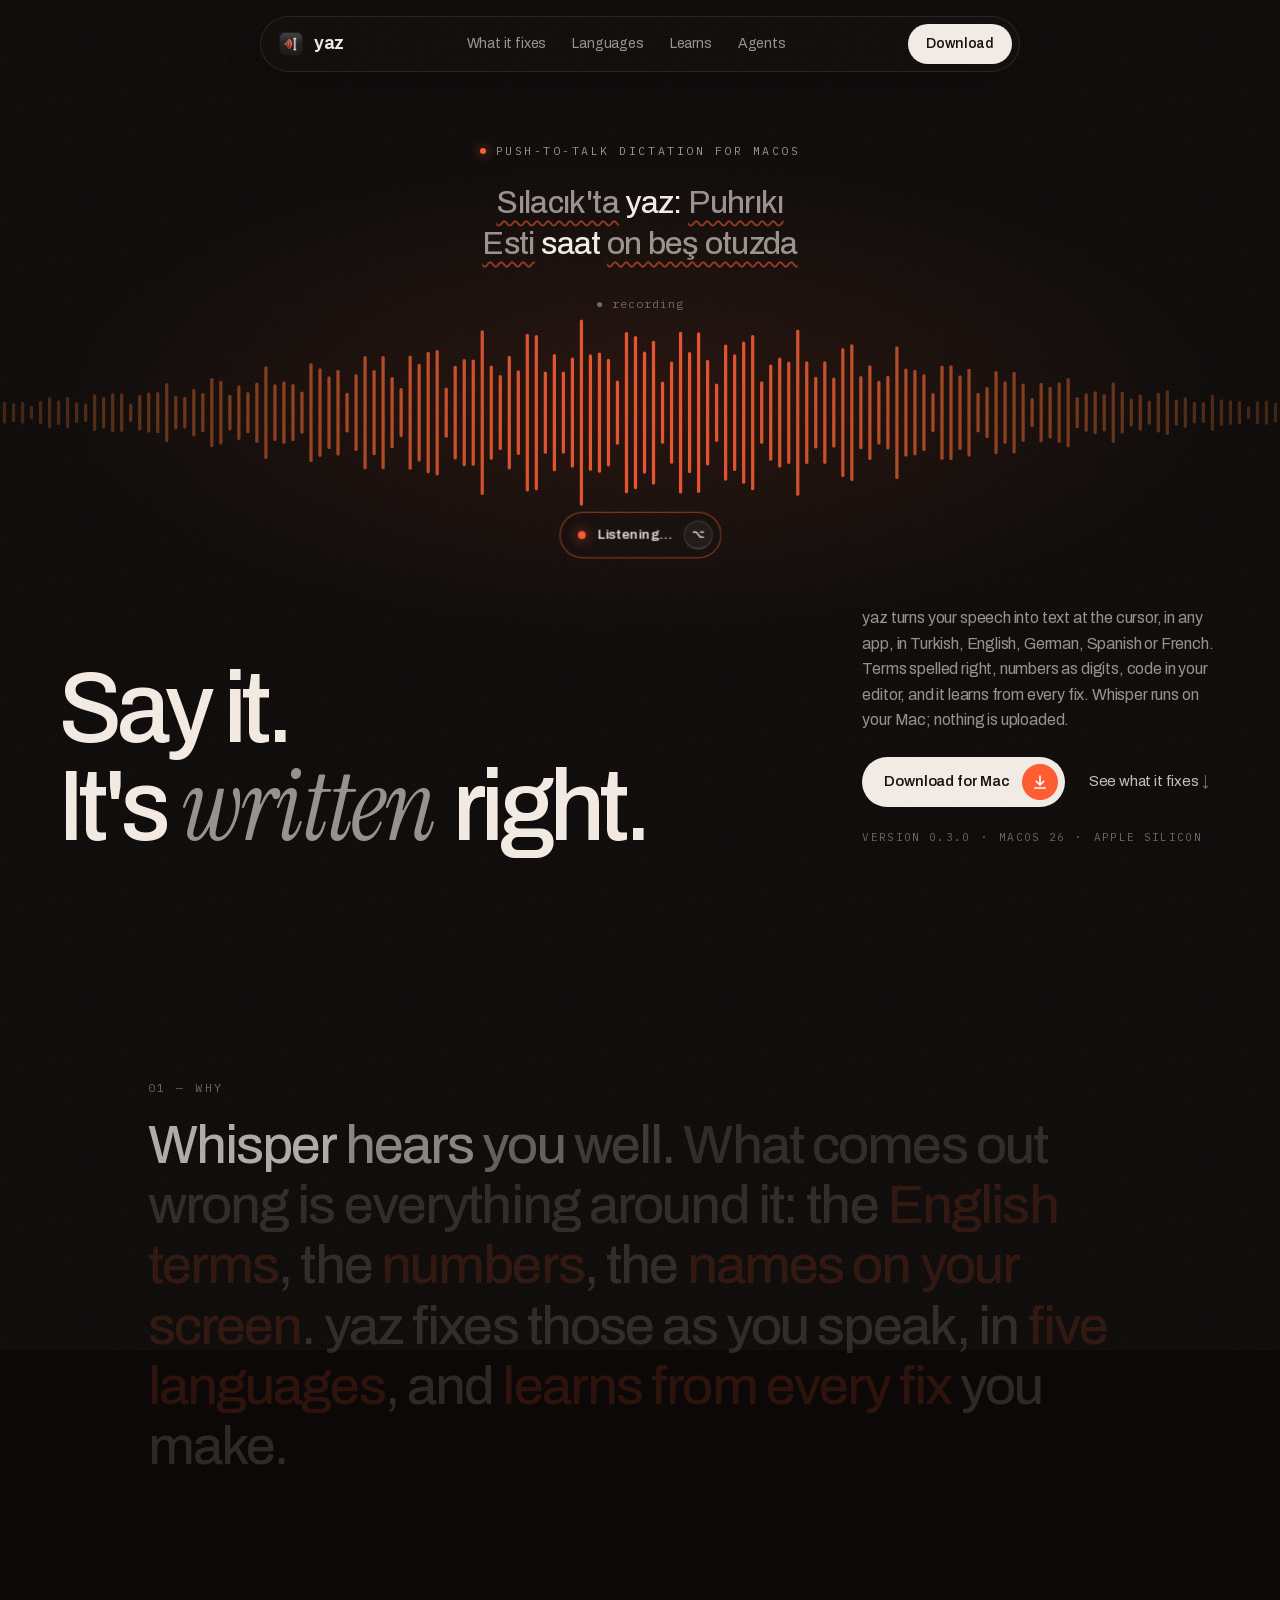
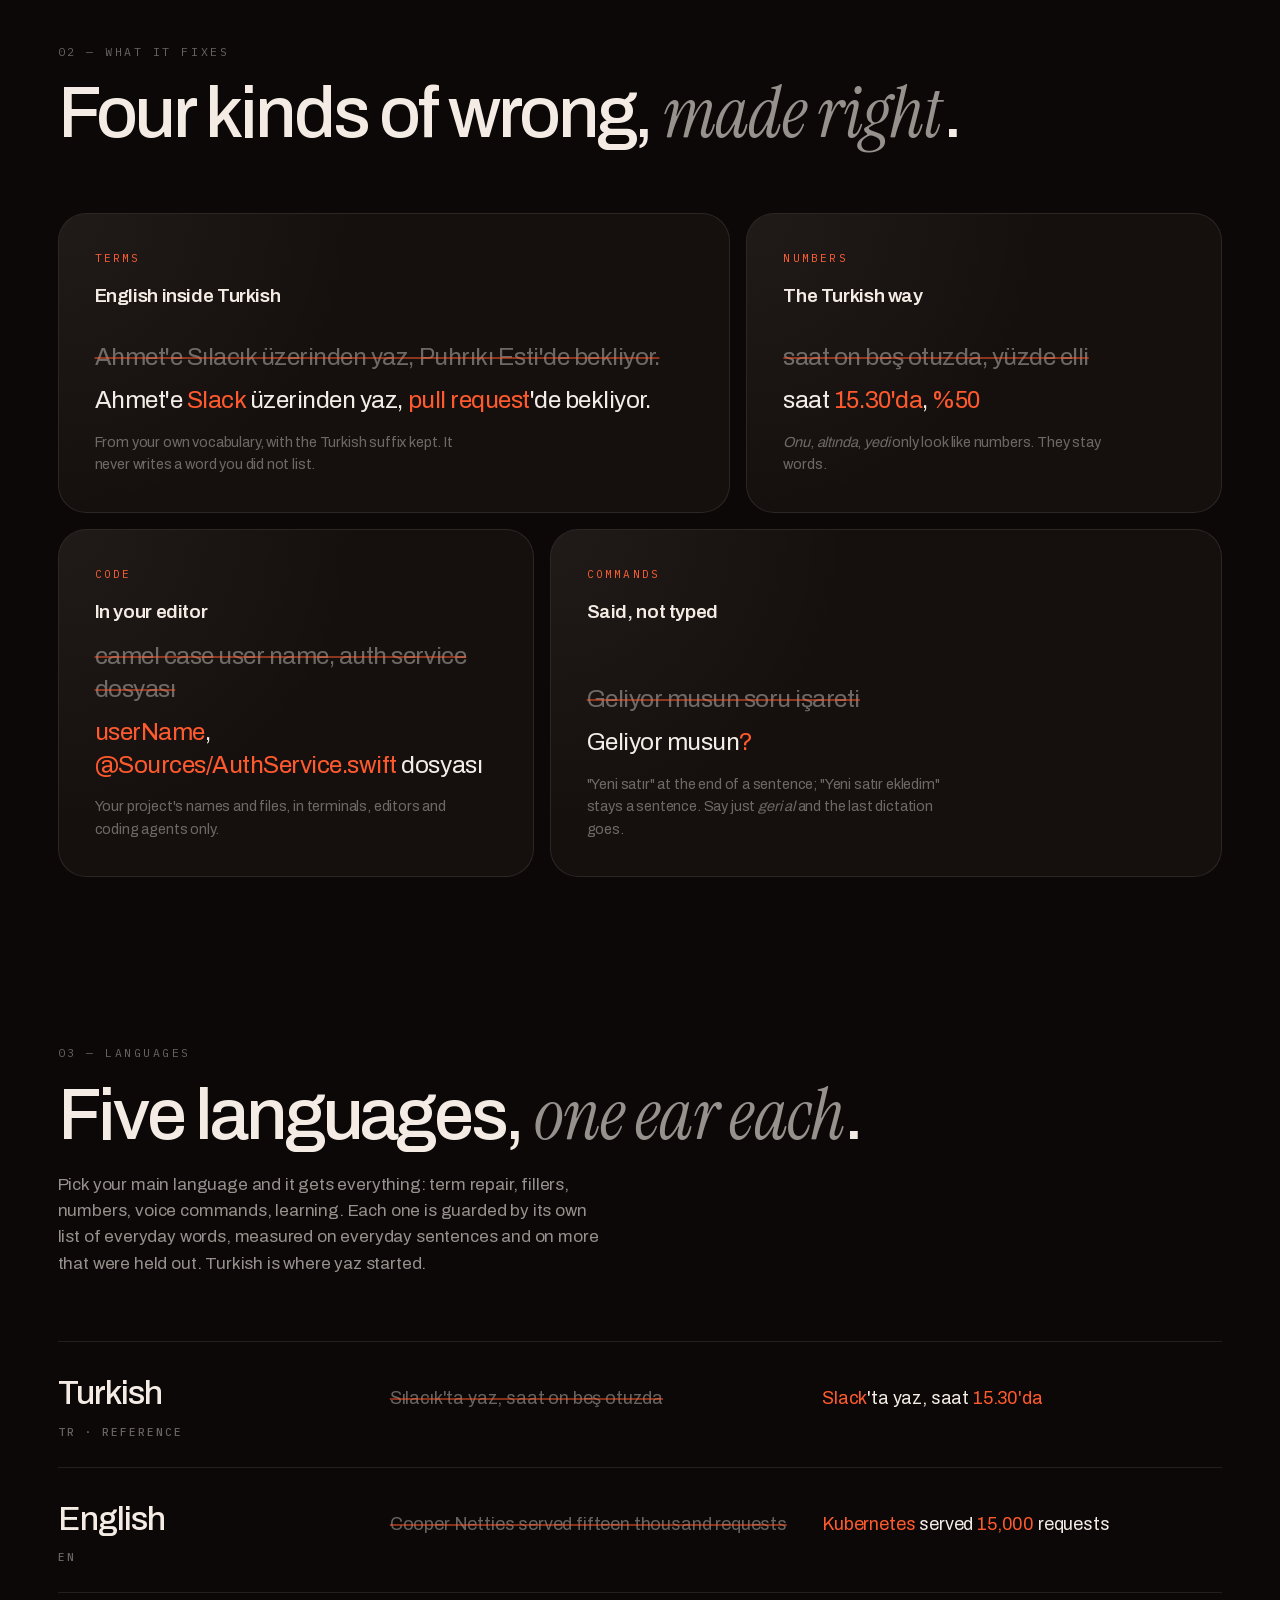
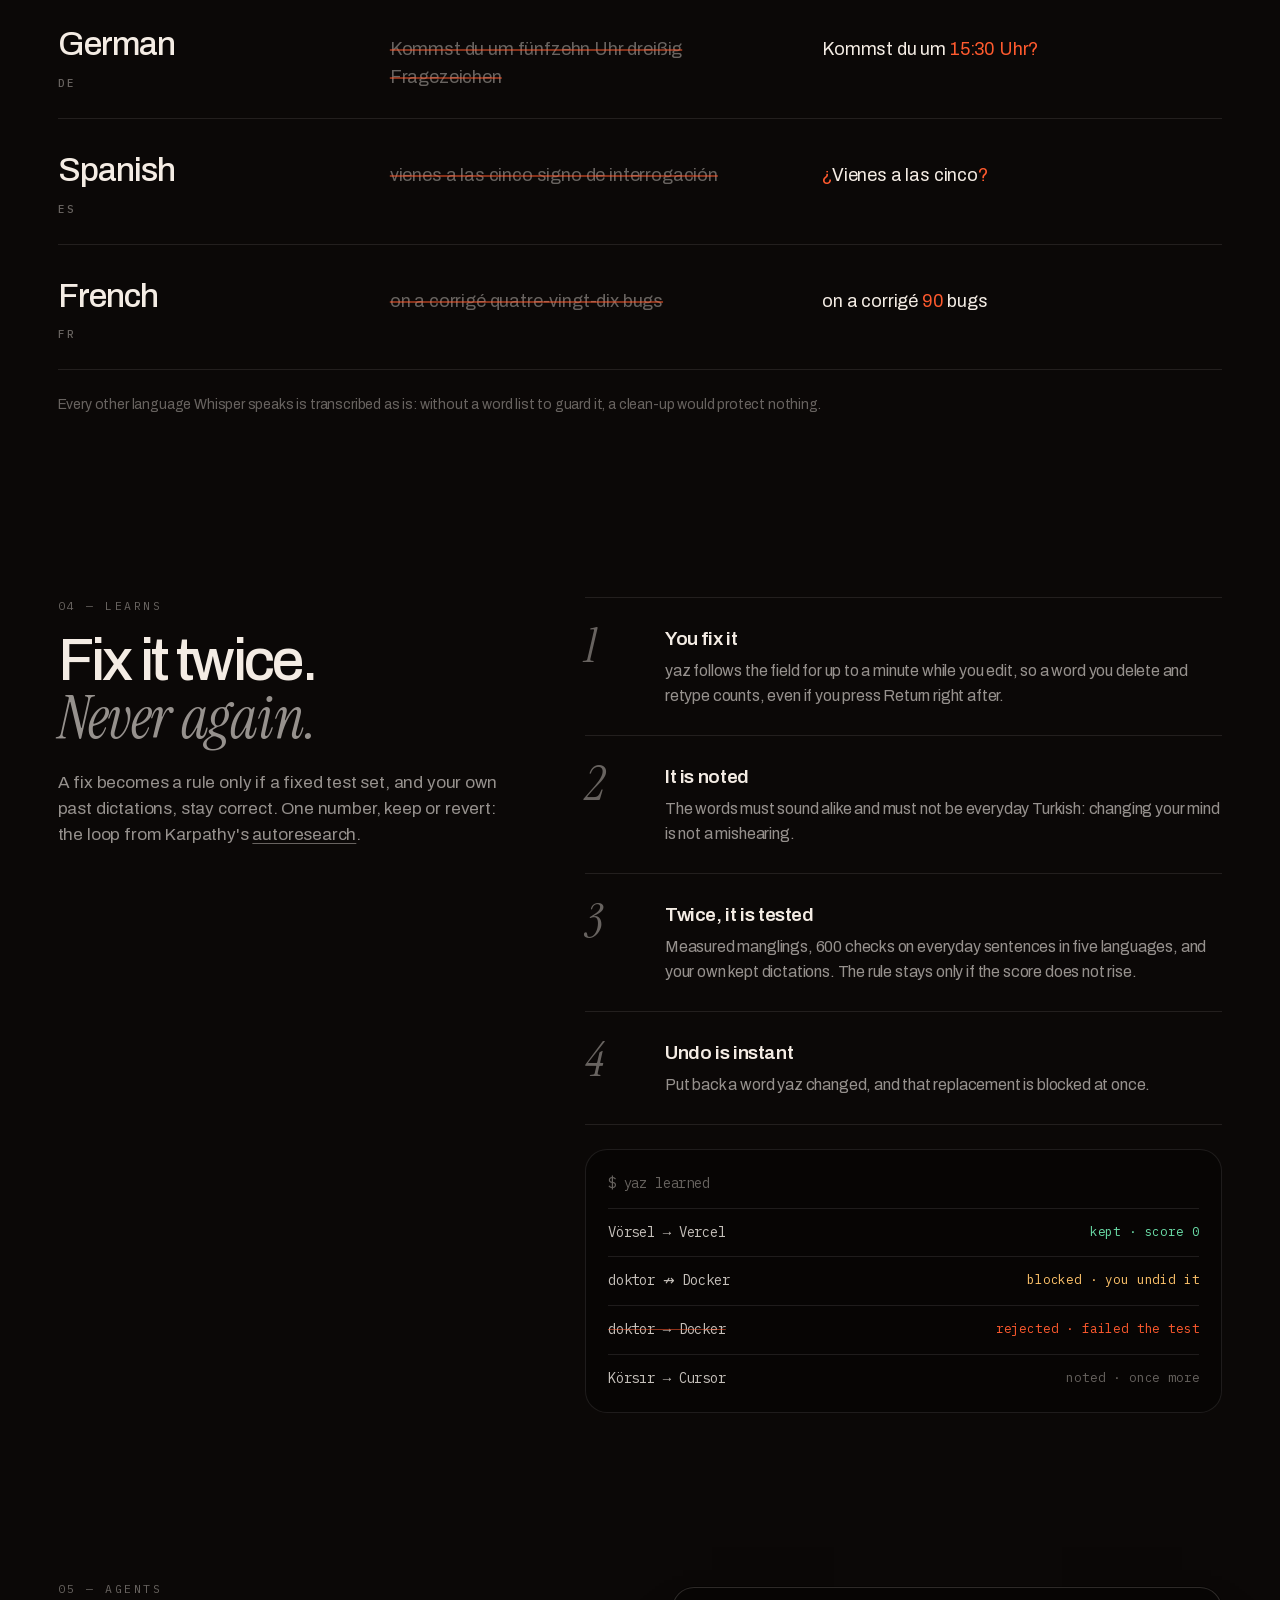
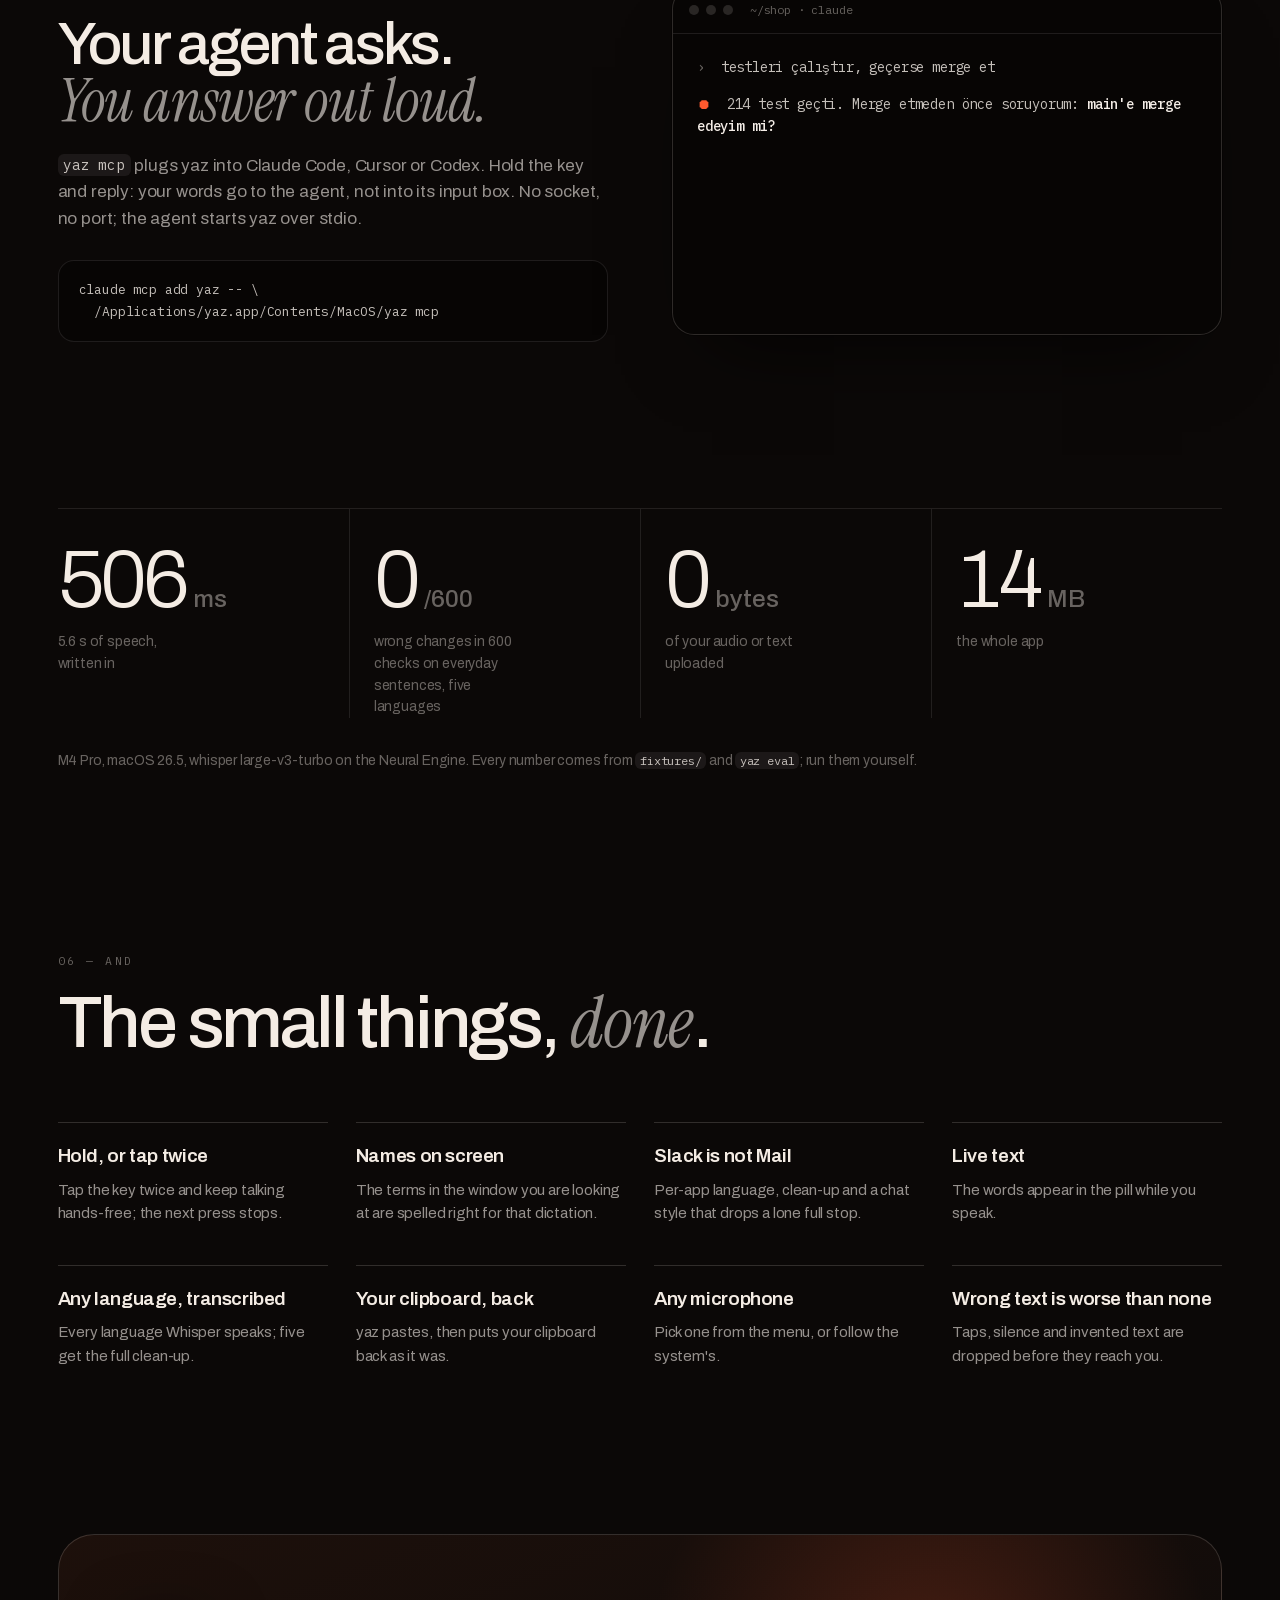
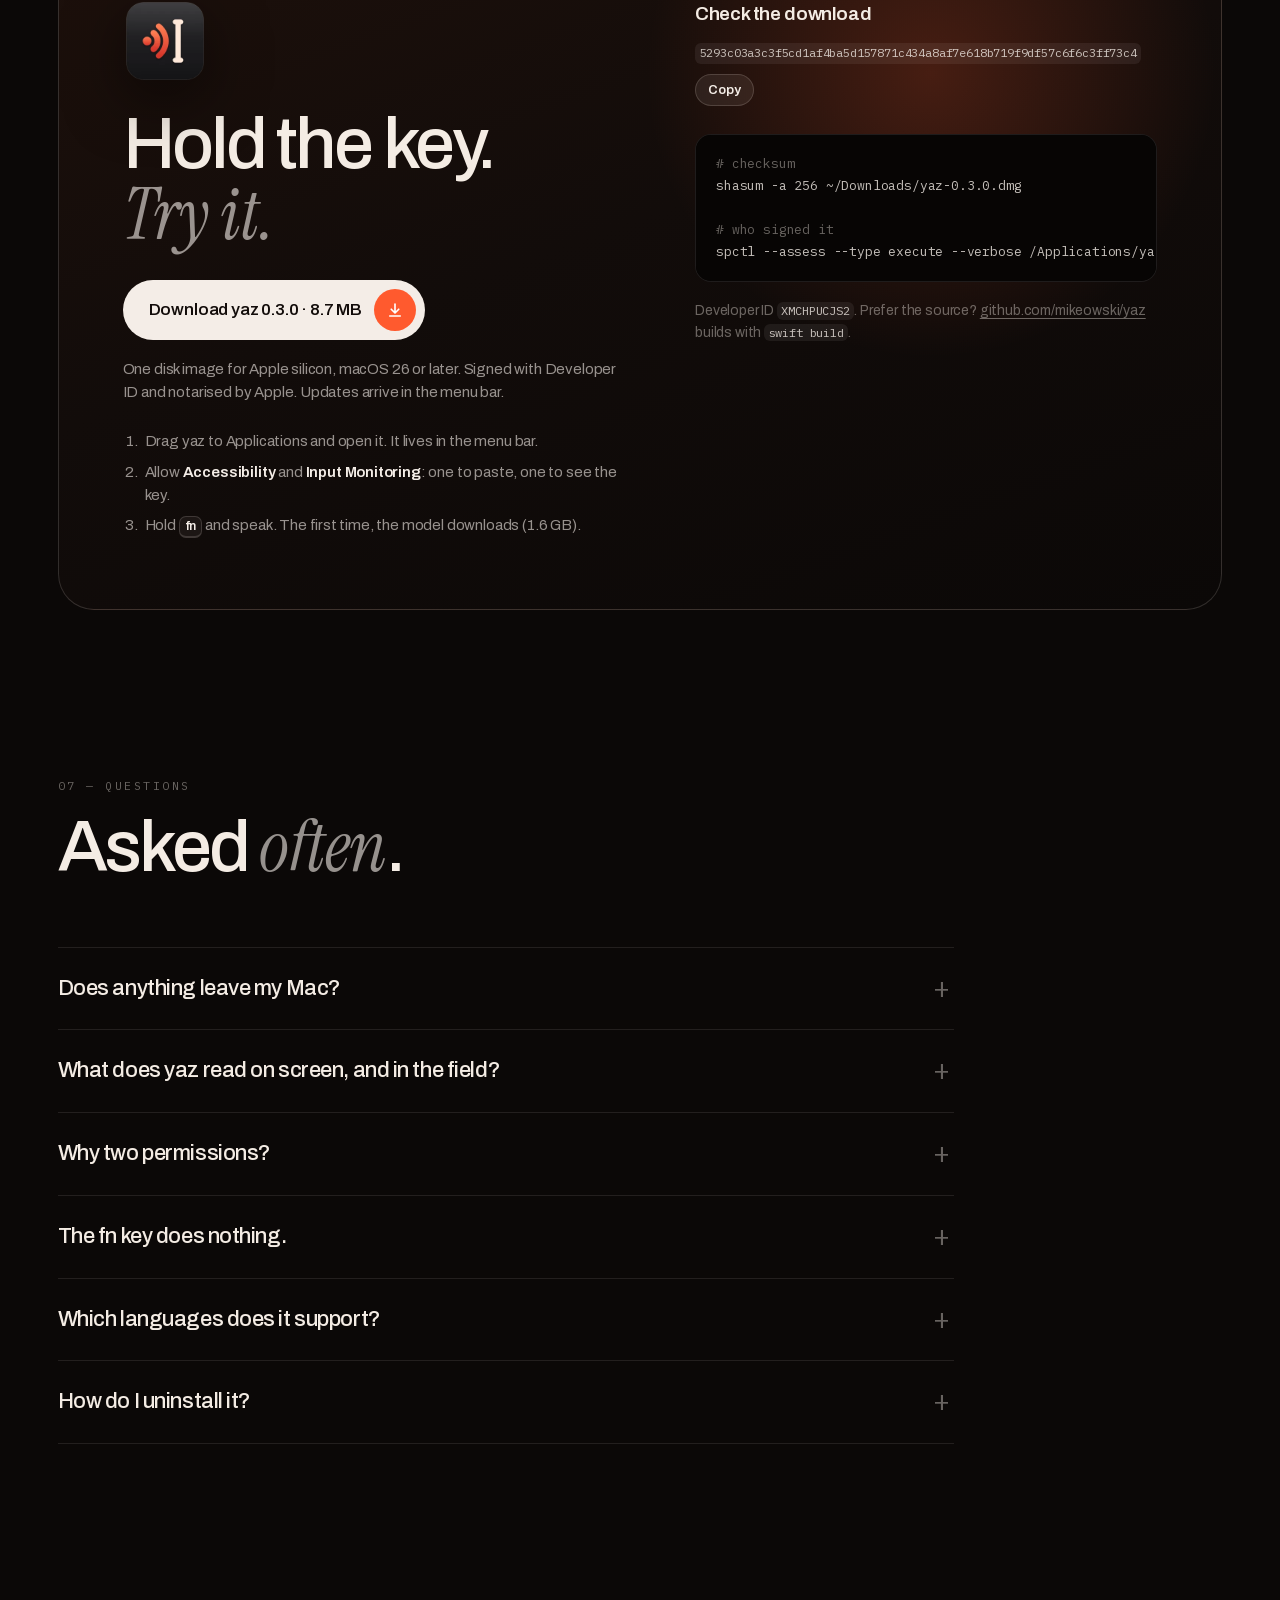
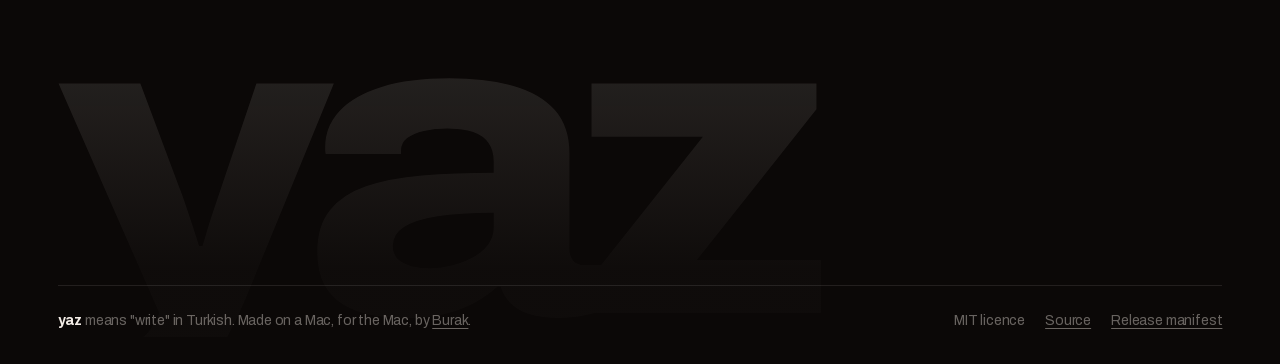
<file: site/index.html>
<!doctype html>
<html lang="en">
<head>
  <meta charset="utf-8">
  <meta name="viewport" content="width=device-width, initial-scale=1, viewport-fit=cover">
  <title>yaz: say it, it's written right</title>
  <meta name="description" content="Push-to-talk dictation for the Mac in Turkish, English, German, Spanish and French. Terms spelled right, numbers written as digits, code in your editor, and it learns from every fix. On-device, nothing uploaded. macOS 26, Apple silicon.">
  <link rel="canonical" href="https://yaz.mike4.dev/">
  <meta name="theme-color" content="#0B0807">
  <meta name="color-scheme" content="dark">

  <meta property="og:type" content="website">
  <meta property="og:site_name" content="yaz">
  <meta property="og:url" content="https://yaz.mike4.dev/">
  <meta property="og:title" content="yaz: say it, it's written right">
  <meta property="og:description" content="Push-to-talk dictation for the Mac in five languages. Terms and numbers right, learns from your fixes, nothing uploaded.">
  <meta property="og:image" content="https://yaz.mike4.dev/img/og.png">
  <meta property="og:image:width" content="1200">
  <meta property="og:image:height" content="630">
  <meta property="og:image:alt" content="The yaz icon next to the words: Hold the key. Speak. It's written.">
  <meta name="twitter:card" content="summary_large_image">

  <link rel="icon" href="favicon.svg" type="image/svg+xml">
  <link rel="icon" href="favicon.png" type="image/png" sizes="32x32">
  <link rel="apple-touch-icon" href="apple-touch-icon.png">
  <link rel="preload" href="fonts/archivo-latin-var.woff2" as="font" type="font/woff2" crossorigin>
  <link rel="preload" href="fonts/instrument-serif-italic-latin.woff2" as="font" type="font/woff2" crossorigin>
  <link rel="stylesheet" href="styles.css">

  <script type="application/ld+json">
  {
    "@context": "https://schema.org",
    "@type": "SoftwareApplication",
    "name": "yaz",
    "url": "https://yaz.mike4.dev/",
    "downloadUrl": "https://yaz.mike4.dev/download",
    "image": "https://yaz.mike4.dev/img/icon-256.webp",
    "applicationCategory": "UtilitiesApplication",
    "operatingSystem": "macOS 26 or later",
    "offers": { "@type": "Offer", "price": "0", "priceCurrency": "USD" },
    "description": "Push-to-talk dictation for the Mac. Whisper on the Neural Engine, Turkish by default, English terms and numbers written right, and it learns from your fixes. Runs on your Mac."
  }
  </script>
</head>
<body>
  <a class="skip" href="#main">Skip to content</a>
  <div class="grain" aria-hidden="true"></div>

  <header class="nav appear appear--drop d0">
    <a class="brand" href="#top" aria-label="yaz, back to top">
      <img class="brand-icon" src="img/icon-64-dark.webp" width="28" height="28" alt="">
      <span>yaz</span>
    </a>
    <nav class="nav-links" aria-label="Primary">
      <a href="#fixes">What it fixes</a>
      <a href="#languages">Languages</a>
      <a href="#learns">Learns</a>
      <a href="#agents">Agents</a>
    </nav>
    <a class="pill pill--solid pill--small" data-download href="/download">Download</a>
  </header>

  <main id="main">
    <!-- 1 · Hero: the voice becomes text -->
    <section class="hero" id="top" aria-labelledby="hero-title">
      <canvas class="voice" id="voice" aria-hidden="true"></canvas>
      <div class="hero-glow" aria-hidden="true"></div>

      <figure class="stage" aria-labelledby="stage-caption">
        <p class="eyebrow appear appear--soft d1"><span class="dot" aria-hidden="true"></span>Push-to-talk dictation for macOS</p>
        <p class="transcript appear appear--soft d2" id="transcript" aria-live="polite"><span class="transcript-hint">Hold <kbd>⌥</kbd> and watch a Turkish dictation: what Whisper hears, then what yaz writes.</span></p>
        <p class="stage-meta" id="stage-meta" aria-hidden="true">&nbsp;</p>
        <button type="button" class="holdkey appear appear--pop d3" id="holdkey">
          <span class="holdkey-dot" aria-hidden="true"></span>
          <span class="holdkey-label" id="holdkey-label">Hold to speak</span>
          <kbd>⌥</kbd>
        </button>
        <figcaption class="sr-only" id="stage-caption">A replay of a dictation: the raw transcript, then the same sentence after yaz repairs the terms and numbers.</figcaption>
      </figure>

      <div class="hero-foot">
        <h1 class="hero-title" id="hero-title">
          <span class="line"><span class="appear appear--mask d4">Say it.</span></span>
          <span class="line"><span class="appear appear--mask d5">It's <em>written</em> right.</span></span>
        </h1>
        <div class="hero-side">
          <p class="lede appear appear--soft d6">yaz turns your speech into text at the cursor, in any app, in Turkish, English, German, Spanish or French. Terms spelled right, numbers as digits, code in your editor, and it learns from every fix. Whisper runs on your Mac; nothing is uploaded.</p>
          <div class="cta-row appear appear--btn d7">
            <a class="pill pill--solid" data-download href="/download">
              Download for Mac
              <span class="pill-chip" aria-hidden="true"><svg viewBox="0 0 24 24"><path d="M12 4v12m0 0-5-5m5 5 5-5M5 20h14"/></svg></span>
            </a>
            <a class="link-arrow" href="#fixes">See what it fixes</a>
          </div>
          <ul class="facts appear appear--soft d8" aria-label="Release">
            <li data-version>Free and open source</li>
            <li>macOS 26</li>
            <li>Apple silicon</li>
          </ul>
        </div>
      </div>
    </section>

    <!-- 2 · Manifesto, read at scroll pace -->
    <section class="manifesto" aria-label="Why yaz">
      <p class="label">01 — Why</p>
      <p class="scroll-reveal" id="manifesto">Whisper hears you well. What comes out wrong is everything around it: the <span class="hl">English terms</span>, the <span class="hl">numbers</span>, the <span class="hl">names on your screen</span>. yaz fixes those as you speak, in <span class="hl">five languages</span>, and <span class="hl">learns from every fix</span> you make.</p>
    </section>

    <!-- 3 · What it fixes -->
    <section class="section" id="fixes" aria-labelledby="fixes-title">
      <header class="section-head reveal">
        <p class="label">02 — What it fixes</p>
        <h2 id="fixes-title">Four kinds of wrong, <em>made right</em>.</h2>
      </header>

      <div class="bento">
        <article class="card card--7 reveal">
          <p class="card-index">Terms</p>
          <h3>English inside Turkish</h3>
          <div class="diff">
            <p class="diff-raw">Ahmet'e Sılacık üzerinden yaz, Puhrıkı Esti'de bekliyor.</p>
            <p class="diff-fix">Ahmet'e <mark>Slack</mark> üzerinden yaz, <mark>pull request</mark>'de bekliyor.</p>
          </div>
          <p class="card-note">From your own vocabulary, with the Turkish suffix kept. It never writes a word you did not list.</p>
        </article>

        <article class="card card--5 reveal">
          <p class="card-index">Numbers</p>
          <h3>The Turkish way</h3>
          <div class="diff">
            <p class="diff-raw">saat on beş otuzda, yüzde elli</p>
            <p class="diff-fix">saat <mark>15.30'da</mark>, <mark>%50</mark></p>
          </div>
          <p class="card-note"><i>Onu</i>, <i>altında</i>, <i>yedi</i> only look like numbers. They stay words.</p>
        </article>

        <article class="card card--5 reveal">
          <p class="card-index">Code</p>
          <h3>In your editor</h3>
          <div class="diff">
            <p class="diff-raw">camel case user name, auth service dosyası</p>
            <p class="diff-fix"><mark>userName</mark>, <mark>@Sources/AuthService.swift</mark> dosyası</p>
          </div>
          <p class="card-note">Your project's names and files, in terminals, editors and coding agents only.</p>
        </article>

        <article class="card card--7 reveal">
          <p class="card-index">Commands</p>
          <h3>Said, not typed</h3>
          <div class="diff">
            <p class="diff-raw">Geliyor musun soru işareti</p>
            <p class="diff-fix">Geliyor musun<mark>?</mark></p>
          </div>
          <p class="card-note">"Yeni satır" at the end of a sentence; "Yeni satır ekledim" stays a sentence. Say just <i>geri al</i> and the last dictation goes.</p>
        </article>
      </div>
    </section>

    <!-- 3b · Languages -->
    <section class="section" id="languages" aria-labelledby="languages-title">
      <header class="section-head reveal">
        <p class="label">03 — Languages</p>
        <h2 id="languages-title">Five languages, <em>one ear each</em>.</h2>
        <p class="section-lede">Pick your main language and it gets everything: term repair, fillers, numbers, voice commands, learning. Each one is guarded by its own list of everyday words, measured on everyday sentences and on more that were held out. Turkish is where yaz started.</p>
      </header>
      <ol class="langs">
        <li class="lang reveal">
          <p class="lang-name">Turkish <span>tr · reference</span></p>
          <p class="lang-raw">Sılacık'ta yaz, saat on beş otuzda</p>
          <p class="lang-fix"><mark>Slack</mark>'ta yaz, saat <mark>15.30'da</mark></p>
        </li>
        <li class="lang reveal">
          <p class="lang-name">English <span>en</span></p>
          <p class="lang-raw">Cooper Netties served fifteen thousand requests</p>
          <p class="lang-fix"><mark>Kubernetes</mark> served <mark>15,000</mark> requests</p>
        </li>
        <li class="lang reveal">
          <p class="lang-name">German <span>de</span></p>
          <p class="lang-raw">Kommst du um fünfzehn Uhr dreißig Fragezeichen</p>
          <p class="lang-fix">Kommst du um <mark>15:30 Uhr?</mark></p>
        </li>
        <li class="lang reveal">
          <p class="lang-name">Spanish <span>es</span></p>
          <p class="lang-raw">vienes a las cinco signo de interrogación</p>
          <p class="lang-fix"><mark>¿</mark>Vienes a las cinco<mark>?</mark></p>
        </li>
        <li class="lang reveal">
          <p class="lang-name">French <span>fr</span></p>
          <p class="lang-raw">on a corrigé quatre-vingt-dix bugs</p>
          <p class="lang-fix">on a corrigé <mark>90</mark> bugs</p>
        </li>
      </ol>
      <p class="note reveal">Every other language Whisper speaks is transcribed as is: without a word list to guard it, a clean-up would protect nothing.</p>
    </section>

    <!-- 4 · Learning -->
    <section class="section learns" id="learns" aria-labelledby="learns-title">
      <div class="learns-grid">
        <header class="learns-head">
          <p class="label">04 — Learns</p>
          <h2 id="learns-title">Fix it twice.<br><em>Never again.</em></h2>
          <p class="section-lede">A fix becomes a rule only if a fixed test set, and your own past dictations, stay correct. One number, keep or revert: the loop from Karpathy's <a href="https://github.com/karpathy/autoresearch">autoresearch</a>.</p>
        </header>

        <div class="learns-body">
          <ol class="steps">
            <li class="reveal"><span class="step-n">1</span><div><h3>You fix it</h3><p>yaz follows the field for up to a minute while you edit, so a word you delete and retype counts, even if you press Return right after.</p></div></li>
            <li class="reveal"><span class="step-n">2</span><div><h3>It is noted</h3><p>The words must sound alike and must not be everyday Turkish: changing your mind is not a mishearing.</p></div></li>
            <li class="reveal"><span class="step-n">3</span><div><h3>Twice, it is tested</h3><p>Measured manglings, 600 checks on everyday sentences in five languages, and your own kept dictations. The rule stays only if the score does not rise.</p></div></li>
            <li class="reveal"><span class="step-n">4</span><div><h3>Undo is instant</h3><p>Put back a word yaz changed, and that replacement is blocked at once.</p></div></li>
          </ol>

          <div class="ledger reveal" role="table" aria-label="Example of what yaz learned">
            <div class="ledger-row ledger-row--head" role="row"><span role="columnheader">$ yaz learned</span></div>
            <div class="ledger-row is-kept" role="row"><span role="cell">Vörsel → Vercel</span><span role="cell" class="badge">kept · score 0</span></div>
            <div class="ledger-row is-blocked" role="row"><span role="cell">doktor ↛ Docker</span><span role="cell" class="badge">blocked · you undid it</span></div>
            <div class="ledger-row is-rejected" role="row"><span role="cell">doktor → Docker</span><span role="cell" class="badge">rejected · failed the test</span></div>
            <div class="ledger-row" role="row"><span role="cell">Körsır → Cursor</span><span role="cell" class="badge">noted · once more</span></div>
          </div>
        </div>
      </div>
    </section>

    <!-- 5 · Agents -->
    <section class="section agents" id="agents" aria-labelledby="agents-title">
      <div class="agents-grid">
        <header class="agents-copy reveal">
          <p class="label">05 — Agents</p>
          <h2 id="agents-title">Your agent asks.<br><em>You answer out loud.</em></h2>
          <p class="section-lede"><code>yaz mcp</code> plugs yaz into Claude Code, Cursor or Codex. Hold the key and reply: your words go to the agent, not into its input box. No socket, no port; the agent starts yaz over stdio.</p>
          <pre class="code" tabindex="0" aria-label="Adding yaz to Claude Code"><code>claude mcp add yaz -- \
  /Applications/yaz.app/Contents/MacOS/yaz mcp</code></pre>
        </header>

        <div class="terminal reveal" id="terminal" aria-label="A coding agent asking a question that is answered by voice">
          <div class="terminal-bar" aria-hidden="true"><i></i><i></i><i></i><span>~/shop · claude</span></div>
          <ol class="terminal-body">
            <li class="t-line"><span class="t-dim">›</span> testleri çalıştır, geçerse merge et</li>
            <li class="t-line"><span class="t-acc">⏺</span> 214 test geçti. Merge etmeden önce soruyorum: <b>main'e merge edeyim mi?</b></li>
            <li class="t-line t-tool"><span class="t-dim">⎿</span> yaz · wait_for_dictation</li>
            <li class="t-line t-voice"><span class="t-wave" aria-hidden="true"><i></i><i></i><i></i><i></i><i></i><i></i></span> "evet, merge et, sonra deploy"</li>
            <li class="t-line"><span class="t-acc">⏺</span> Merged into main. Deploying…</li>
            <li class="t-line"><span class="t-ok">✓</span> deploy finished in 42 s</li>
          </ol>
        </div>
      </div>
    </section>

    <!-- 6 · Measured -->
    <section class="section stats-section" aria-labelledby="stats-title">
      <h2 class="sr-only" id="stats-title">Measured</h2>
      <dl class="stats">
        <div class="reveal"><dt>5.6&nbsp;s of speech, written in</dt><dd>506<small>ms</small></dd></div>
        <div class="reveal"><dt>wrong changes in 600 checks on everyday sentences, five languages</dt><dd>0<small>/600</small></dd></div>
        <div class="reveal"><dt>of your audio or text uploaded</dt><dd>0<small>bytes</small></dd></div>
        <div class="reveal"><dt>the whole app</dt><dd>14<small>MB</small></dd></div>
      </dl>
      <p class="note reveal">M4 Pro, macOS 26.5, whisper large-v3-turbo on the Neural Engine. Every number comes from <code>fixtures/</code> and <code>yaz eval</code>; run them yourself.</p>
    </section>

    <!-- 7 · Everything else -->
    <section class="section" aria-labelledby="more-title">
      <header class="section-head reveal">
        <p class="label">06 — And</p>
        <h2 id="more-title">The small things, <em>done</em>.</h2>
      </header>
      <ul class="more">
        <li class="reveal"><h3>Hold, or tap twice</h3><p>Tap the key twice and keep talking hands-free; the next press stops.</p></li>
        <li class="reveal"><h3>Names on screen</h3><p>The terms in the window you are looking at are spelled right for that dictation.</p></li>
        <li class="reveal"><h3>Slack is not Mail</h3><p>Per-app language, clean-up and a chat style that drops a lone full stop.</p></li>
        <li class="reveal"><h3>Live text</h3><p>The words appear in the pill while you speak.</p></li>
        <li class="reveal"><h3>Any language, transcribed</h3><p>Every language Whisper speaks; five get the full clean-up.</p></li>
        <li class="reveal"><h3>Your clipboard, back</h3><p>yaz pastes, then puts your clipboard back as it was.</p></li>
        <li class="reveal"><h3>Any microphone</h3><p>Pick one from the menu, or follow the system's.</p></li>
        <li class="reveal"><h3>Wrong text is worse than none</h3><p>Taps, silence and invented text are dropped before they reach you.</p></li>
      </ul>
    </section>

    <!-- 8 · Download -->
    <section class="section download" id="download" aria-labelledby="download-title">
      <div class="download-panel reveal">
        <div class="download-main">
          <img class="download-icon" src="img/icon-256-dark.webp" width="96" height="96" alt="">
          <h2 id="download-title">Hold the key.<br><em>Try it.</em></h2>
          <a class="pill pill--solid pill--large" data-download href="/download">
            <span data-download-label>Download yaz</span>
            <span class="pill-chip" aria-hidden="true"><svg viewBox="0 0 24 24"><path d="M12 4v12m0 0-5-5m5 5 5-5M5 20h14"/></svg></span>
          </a>
          <p class="download-meta">One disk image for Apple silicon, macOS 26 or later. Signed with Developer ID and notarised by Apple. Updates arrive in the menu bar.</p>
          <ol class="install">
            <li>Drag yaz to Applications and open it. It lives in the menu bar.</li>
            <li>Allow <b>Accessibility</b> and <b>Input Monitoring</b>: one to paste, one to see the key.</li>
            <li>Hold <kbd>fn</kbd> and speak. The first time, the model downloads (1.6&nbsp;GB).</li>
          </ol>
        </div>
        <div class="verify">
          <h3>Check the download</h3>
          <p class="checksum"><code id="sha256">loading…</code> <button type="button" class="copy" data-copy="#sha256" aria-label="Copy checksum">Copy</button></p>
          <pre class="code" tabindex="0" aria-label="Commands to check the download"><code><span class="c"># checksum</span>
shasum -a 256 ~/Downloads/<span data-file>yaz.dmg</span>

<span class="c"># who signed it</span>
spctl --assess --type execute --verbose /Applications/yaz.app</code></pre>
          <p class="note">Developer ID <code>XMCHPUCJS2</code>. Prefer the source? <a href="https://github.com/mikeowski/yaz">github.com/mikeowski/yaz</a> builds with <code>swift build</code>.</p>
        </div>
      </div>
    </section>

    <!-- 9 · Questions -->
    <section class="section" id="questions" aria-labelledby="questions-title">
      <header class="section-head reveal">
        <p class="label">07 — Questions</p>
        <h2 id="questions-title">Asked <em>often</em>.</h2>
      </header>
      <div class="faq">
        <details class="reveal">
          <summary>Does anything leave my Mac?</summary>
          <p>Your audio and your text, never. yaz downloads the speech model from Hugging Face on first use, the small voice-detector model if you turn it on, and checks yaz.mike4.dev for updates once a day. No account, no analytics.</p>
        </details>
        <details class="reveal">
          <summary>What does yaz read on screen, and in the field?</summary>
          <p>When you press the key, the visible text of the front window, for a quarter of a second, to spell its names right; nothing is saved. After a paste, the field you dictated into, about once a second for up to a minute, to learn from your fixes. All through Accessibility, never password fields. <code>"screen_context": false</code> and <code>"learn": false</code> turn them off.</p>
        </details>
        <details class="reveal">
          <summary>Why two permissions?</summary>
          <p><b>Accessibility</b> lets yaz paste at your cursor; <b>Input Monitoring</b> lets it see the push-to-talk key. <code>yaz doctor</code> checks both.</p>
        </details>
        <details class="reveal">
          <summary>The fn key does nothing.</summary>
          <p>macOS keeps the globe key when a second keyboard layout or Dictation is on. Set System Settings → Keyboard → "Press 🌐 key to" → Do Nothing, or choose <b>right option</b> in yaz's menu.</p>
        </details>
        <details class="reveal">
          <summary>Which languages does it support?</summary>
          <p>Transcription works in every language Whisper speaks. Turkish, English, German, Spanish and French also get term repair, filler removal, numbers, voice commands and language-model clean-up for your main language. Those layers are guarded by each language's list of everyday words; without one they would protect nothing, so other languages are transcribed as is.</p>
        </details>
        <details class="reveal">
          <summary>How do I uninstall it?</summary>
          <p>Quit yaz from its menu and move it to the Trash. To remove everything, also delete <code>~/.config/yaz</code>, <code>~/Library/Application Support/yaz</code> and the model in <code>~/Documents/huggingface</code>.</p>
        </details>
      </div>
    </section>
  </main>

  <footer class="footer">
    <p class="footer-mark">yaz</p>
    <div class="footer-row">
      <p><b>yaz</b> means "write" in Turkish. Made on a Mac, for the Mac, by <a href="https://mike4.dev">Burak</a>.</p>
      <ul class="footer-meta">
        <li>MIT licence</li>
        <li><a href="https://github.com/mikeowski/yaz">Source</a></li>
        <li><a href="downloads/latest.json">Release manifest</a></li>
      </ul>
    </div>
  </footer>

  <script src="app.js" defer></script>
</body>
</html>
</file>
<file: site/styles.css>
/* yaz.mike4.dev — one stylesheet, no build step. */

@font-face {
  font-family: "Archivo";
  src: url("fonts/archivo-latin-var.woff2") format("woff2");
  font-weight: 100 900;
  font-stretch: 62% 125%;
  font-display: swap;
  unicode-range: U+0000-00FF, U+0131, U+0152-0153, U+02BB-02BC, U+02C6, U+02DA, U+02DC, U+0304, U+0308, U+0329, U+2000-206F, U+20AC, U+2122, U+2191, U+2193, U+2212, U+2215, U+FEFF, U+FFFD;
}
@font-face {
  font-family: "Archivo";
  src: url("fonts/archivo-latin-ext-var.woff2") format("woff2");
  font-weight: 100 900;
  font-stretch: 62% 125%;
  font-display: swap;
  unicode-range: U+0100-02BA, U+02BD-02C5, U+02C7-02CC, U+02CE-02D7, U+02DD-02FF, U+0304, U+0308, U+0329, U+1D00-1DBF, U+1E00-1E9F, U+1EF2-1EFF, U+2020, U+20A0-20AB, U+20AD-20C0, U+2113, U+2C60-2C7F, U+A720-A7FF;
}
@font-face {
  font-family: "IBM Plex Mono";
  src: url("fonts/ibm-plex-mono-latin-400.woff2") format("woff2");
  font-weight: 400;
  font-display: swap;
  unicode-range: U+0000-00FF, U+0131, U+0152-0153, U+02BB-02BC, U+02C6, U+02DA, U+02DC, U+0304, U+0308, U+0329, U+2000-206F, U+20AC, U+2122, U+2191, U+2193, U+2212, U+2215, U+FEFF, U+FFFD;
}
@font-face {
  font-family: "IBM Plex Mono";
  src: url("fonts/ibm-plex-mono-latin-ext-400.woff2") format("woff2");
  font-weight: 400;
  font-display: swap;
  unicode-range: U+0100-02BA, U+02BD-02C5, U+02C7-02CC, U+02CE-02D7, U+02DD-02FF, U+0304, U+0308, U+0329, U+1D00-1DBF, U+1E00-1E9F, U+1EF2-1EFF, U+2020, U+20A0-20AB, U+20AD-20C0, U+2113, U+2C60-2C7F, U+A720-A7FF;
}
@font-face {
  font-family: "IBM Plex Mono";
  src: url("fonts/ibm-plex-mono-latin-500.woff2") format("woff2");
  font-weight: 500;
  font-display: swap;
  unicode-range: U+0000-00FF, U+0131, U+0152-0153, U+02BB-02BC, U+02C6, U+02DA, U+02DC, U+0304, U+0308, U+0329, U+2000-206F, U+20AC, U+2122, U+2191, U+2193, U+2212, U+2215, U+FEFF, U+FFFD;
}
@font-face {
  font-family: "IBM Plex Mono";
  src: url("fonts/ibm-plex-mono-latin-ext-500.woff2") format("woff2");
  font-weight: 500;
  font-display: swap;
  unicode-range: U+0100-02BA, U+02BD-02C5, U+02C7-02CC, U+02CE-02D7, U+02DD-02FF, U+0304, U+0308, U+0329, U+1D00-1DBF, U+1E00-1E9F, U+1EF2-1EFF, U+2020, U+20A0-20AB, U+20AD-20C0, U+2113, U+2C60-2C7F, U+A720-A7FF;
}

@font-face {
  font-family: "Instrument Serif";
  src: url("fonts/instrument-serif-italic-latin.woff2") format("woff2");
  font-style: italic;
  font-weight: 400;
  font-display: swap;
  unicode-range: U+0000-00FF, U+0131, U+0152-0153, U+02BB-02BC, U+02C6, U+02DA, U+02DC, U+0304, U+0308, U+0329, U+2000-206F, U+20AC, U+2122, U+2191, U+2193, U+2212, U+2215, U+FEFF, U+FFFD;
}
@font-face {
  font-family: "Instrument Serif";
  src: url("fonts/instrument-serif-italic-latin-ext.woff2") format("woff2");
  font-style: italic;
  font-weight: 400;
  font-display: swap;
  unicode-range: U+0100-02BA, U+02BD-02C5, U+02C7-02CC, U+02CE-02D7, U+02DD-02FF, U+0304, U+0308, U+0329, U+1D00-1DBF, U+1E00-1E9F, U+1EF2-1EFF, U+2020, U+20A0-20AB, U+20AD-20C4, U+2113, U+2C60-2C7F, U+A720-A7FF;
}
@font-face {
  font-family: "Instrument Serif";
  src: url("fonts/instrument-serif-latin.woff2") format("woff2");
  font-style: normal;
  font-weight: 400;
  font-display: swap;
  unicode-range: U+0000-00FF, U+0131, U+0152-0153, U+02BB-02BC, U+02C6, U+02DA, U+02DC, U+0304, U+0308, U+0329, U+2000-206F, U+20AC, U+2122, U+2191, U+2193, U+2212, U+2215, U+FEFF, U+FFFD;
}
@font-face {
  font-family: "Instrument Serif";
  src: url("fonts/instrument-serif-latin-ext.woff2") format("woff2");
  font-style: normal;
  font-weight: 400;
  font-display: swap;
  unicode-range: U+0100-02BA, U+02BD-02C5, U+02C7-02CC, U+02CE-02D7, U+02DD-02FF, U+0304, U+0308, U+0329, U+1D00-1DBF, U+1E00-1E9F, U+1EF2-1EFF, U+2020, U+20A0-20AB, U+20AD-20C4, U+2113, U+2C60-2C7F, U+A720-A7FF;
}

/* ---------------------------------------------------------------------------
   Tokens. One background, one ink, greys by opacity, one accent: the icon's
   vermilion, lit for a dark page. The accent marks three things only: what
   yaz fixed, the voice, and the signal dot.
   ------------------------------------------------------------------------- */
html, body { background: #0B0807; color: #F4ECE4; }

:root {
  --bg: #0B0807;
  --bg-2: #120E0C;
  --card: #15100E;
  --fg: 30 37% 93%;            /* #F4ECE4 as HSL, for opacity steps */
  --ink: hsl(var(--fg));
  --ink-80: hsl(var(--fg) / .8);
  --ink-60: hsl(var(--fg) / .6);
  --ink-40: hsl(var(--fg) / .4);
  --line: hsl(var(--fg) / .1);
  --line-2: hsl(var(--fg) / .16);
  --accent: #FF5A2E;
  --accent-soft: rgb(255 90 46 / .14);
  --sans: "Archivo", ui-sans-serif, system-ui, -apple-system, sans-serif;
  --serif: "Instrument Serif", ui-serif, Georgia, serif;
  --mono: "IBM Plex Mono", ui-monospace, SFMono-Regular, monospace;
  --ease-out: cubic-bezier(.16, 1, .3, 1);
  --ease-state: cubic-bezier(.4, 0, .2, 1);
  --max: 1280px;
  --gutter: clamp(20px, 4.5vw, 64px);
  --radius: 28px;
}

*, *::before, *::after { box-sizing: border-box; }
html { -webkit-text-size-adjust: 100%; scroll-behavior: smooth; overflow-x: clip; }
body {
  margin: 0; font-family: var(--sans); font-size: 17px; line-height: 1.55; letter-spacing: -.01em;
  -webkit-font-smoothing: antialiased; -moz-osx-font-smoothing: grayscale; overflow-x: clip;
}
::selection { background: rgb(255 90 46 / .32); color: #fff; }
a { color: inherit; text-underline-offset: .2em; text-decoration-color: var(--ink-40); }
a:hover { text-decoration-color: var(--accent); }
img { display: block; max-width: 100%; }
em { font-family: var(--serif); font-style: italic; font-weight: 400; letter-spacing: -.01em; color: var(--ink-60); }
code { font-family: var(--mono); font-size: .86em; padding: .1em .38em; border-radius: 6px; background: hsl(var(--fg) / .07); color: var(--ink-80); }
kbd {
  font-family: var(--sans); font-size: .82em; font-weight: 600; display: inline-grid; place-items: center;
  min-width: 1.8em; height: 1.8em; padding: 0 .4em; border-radius: 7px;
  border: 1px solid var(--line-2); border-bottom-width: 2px; background: hsl(var(--fg) / .05); color: var(--ink);
}
:focus-visible { outline: 2px solid var(--accent); outline-offset: 3px; border-radius: 8px; }
.sr-only { position: absolute; width: 1px; height: 1px; padding: 0; margin: -1px; overflow: hidden; clip: rect(0 0 0 0); white-space: nowrap; border: 0; }
.skip { position: absolute; left: -9999px; }
.skip:focus { left: 16px; top: 16px; z-index: 100; background: var(--bg); padding: 8px 14px; border-radius: 10px; }

/* Grain: unifies the light and kills gradient banding. */
.grain {
  position: fixed; inset: -50%; z-index: 90; pointer-events: none; opacity: .07;
  background-image: url("data:image/svg+xml;utf8,<svg xmlns='http://www.w3.org/2000/svg' width='160' height='160'><filter id='n'><feTurbulence type='fractalNoise' baseFrequency='.9' numOctaves='2' stitchTiles='stitch'/></filter><rect width='100%' height='100%' filter='url(%23n)'/></svg>");
}

/* ---------------------------------------------------------------------------
   Entrances: the rest state is visible; hiding comes only from fill-mode.
   ------------------------------------------------------------------------- */
.appear { animation-duration: 1.05s; animation-fill-mode: both; animation-timing-function: var(--ease-out); }
.appear--drop { animation-name: in-drop; }
.appear--soft { animation-name: in-soft; }
.appear--mask { animation-name: in-mask; display: inline-block; }
.appear--pop  { animation-name: in-pop; }
.appear--btn  { animation-name: in-btn; }
.appear.is-in { animation: none; opacity: 1; transform: none; filter: none; }
.d0 { animation-delay: .05s; } .d1 { animation-delay: .2s; } .d2 { animation-delay: .32s; }
.d3 { animation-delay: .5s; } .d4 { animation-delay: .42s; } .d5 { animation-delay: .58s; }
.d6 { animation-delay: .78s; } .d7 { animation-delay: .92s; } .d8 { animation-delay: 1.06s; }
@keyframes in-drop { from { opacity: 0; transform: translate(-50%, -14px); } }
@keyframes in-soft { from { opacity: 0; transform: translateY(16px); filter: blur(8px); } }
@keyframes in-mask { from { opacity: 0; transform: translateY(105%); } }
@keyframes in-pop  { 0% { opacity: 0; transform: scale(.92); } 70% { opacity: 1; transform: scale(1.02); } 100% { opacity: 1; transform: none; } }
@keyframes in-btn  { from { opacity: 0; transform: translateY(18px) scale(.96); } }

/* Scroll reveals: hidden only once the script says it runs. */
.js .reveal { opacity: 0; transform: translateY(28px); transition: opacity .8s var(--ease-out), transform .8s var(--ease-out); }
.js .reveal.is-in { opacity: 1; transform: none; }

/* ---------------------------------------------------------------------------
   Navigation: one floating glass pill.
   ------------------------------------------------------------------------- */
.nav {
  position: fixed; z-index: 50; top: max(16px, env(safe-area-inset-top)); left: 50%; transform: translateX(-50%);
  width: min(calc(100% - 32px), 760px); display: flex; align-items: center; justify-content: space-between; gap: 16px;
  padding: 7px 7px 7px 16px; border-radius: 999px;
  background: rgb(18 14 12 / .55); border: 1px solid var(--line);
  backdrop-filter: blur(18px) saturate(1.4); -webkit-backdrop-filter: blur(18px) saturate(1.4);
  box-shadow: 0 10px 40px -12px rgb(0 0 0 / .6);
}
.nav.appear.is-in { transform: translateX(-50%); }
.brand { display: flex; align-items: center; gap: 9px; text-decoration: none; font-weight: 650; font-size: 18px; letter-spacing: -.02em; }
.brand-icon { width: 28px; height: 28px; }
.nav-links { display: flex; gap: 26px; }
.nav-links a { font-size: 14px; color: var(--ink-60); text-decoration: none; transition: color .2s var(--ease-state); }
.nav-links a:hover { color: var(--ink); }
@media (max-width: 720px) { .nav-links { display: none; } }

/* Pills */
.pill {
  display: inline-flex; align-items: center; gap: 12px; text-decoration: none; font-weight: 550; font-size: 15px;
  padding: 7px 7px 7px 22px; border-radius: 999px; transition: transform .25s var(--ease-out), background .2s var(--ease-state);
}
.pill--solid { background: var(--ink); color: #120C0A; }
.pill--solid:hover { background: #fff; }
.pill:active { transform: scale(.97); }
.pill--small { padding: 9px 18px; font-size: 14px; }
.pill--large { font-size: 17px; padding: 9px 9px 9px 26px; }
.pill-chip { width: 36px; height: 36px; border-radius: 50%; display: grid; place-items: center; background: var(--accent); transition: transform .3s var(--ease-out); }
.pill--large .pill-chip { width: 42px; height: 42px; }
.pill-chip svg { width: 18px; height: 18px; fill: none; stroke: #fff; stroke-width: 2.2; stroke-linecap: round; stroke-linejoin: round; }
.pill:hover .pill-chip { transform: translateY(2px); }
.link-arrow { font-size: 15px; color: var(--ink-80); text-decoration: none; padding: 10px 4px; }
.link-arrow::after { content: " ↓"; color: var(--ink-40); transition: color .2s; }
.link-arrow:hover::after { color: var(--accent); }

/* ---------------------------------------------------------------------------
   Hero: the voice ribbon across the whole width, the transcript above it,
   the headline anchored bottom-left.
   ------------------------------------------------------------------------- */
.hero {
  position: relative; min-height: 100vh; min-height: 100dvh; display: grid; grid-template-rows: 1fr auto;
  padding: 0 var(--gutter) max(44px, env(safe-area-inset-bottom)); overflow: hidden; isolation: isolate;
}
.voice { position: absolute; inset: 0; width: 100%; height: 100%; z-index: -1; }
.hero-glow {
  position: absolute; z-index: -2; left: 50%; top: 44%; width: 120vw; height: 70vh; transform: translate(-50%, -50%);
  background: radial-gradient(closest-side, rgb(255 90 46 / .10), rgb(255 90 46 / .03) 55%, transparent 75%);
  pointer-events: none;
}
.stage {
  margin: 0; align-self: center; justify-self: center; width: min(100%, 900px); padding-top: 96px;
  display: flex; flex-direction: column; align-items: center; text-align: center;
}
.eyebrow {
  margin: 0 0 22px; font-family: var(--mono); font-size: 11.5px; letter-spacing: .22em; text-transform: uppercase; color: var(--ink-60);
  display: inline-flex; align-items: center; gap: 10px;
}
.dot { width: 6px; height: 6px; border-radius: 50%; background: var(--accent); box-shadow: 0 0 12px var(--accent); }
.transcript {
  margin: 0; min-height: 3.1em; max-width: 30ch; font-size: clamp(22px, 2.5vw, 32px); line-height: 1.3; letter-spacing: -.02em;
  font-weight: 450; color: var(--ink); text-wrap: balance;
}
.transcript-hint { color: var(--ink-40); }
.w { display: inline; transition: color .4s var(--ease-state); }
.w-new { animation: word-in .45s var(--ease-out) both; }
@keyframes word-in { from { opacity: 0; filter: blur(6px); } }
.w-raw { color: var(--ink-60); text-decoration: underline wavy rgb(255 90 46 / .55); text-decoration-thickness: 1.5px; text-underline-offset: .22em; }
.w-fixed { color: var(--accent); animation: fix-in .6s var(--ease-out) both; }
@keyframes fix-in { from { opacity: 0; filter: blur(8px); transform: translateY(-.15em); } }
.stage-meta { margin: 14px 0 0; min-height: 1.4em; font-family: var(--mono); font-size: 12px; letter-spacing: .08em; color: var(--ink-40); }
.stage-meta b { color: var(--ink-80); font-weight: 500; }

.holdkey {
  margin-top: clamp(150px, 22vh, 230px); display: inline-flex; align-items: center; gap: 12px;
  font: inherit; font-size: 14px; font-weight: 550; color: var(--ink-80); cursor: pointer; user-select: none; -webkit-user-select: none; touch-action: none;
  padding: 8px 8px 8px 18px; border-radius: 999px; border: 1px solid var(--line-2);
  background: rgb(18 14 12 / .6); backdrop-filter: blur(14px); -webkit-backdrop-filter: blur(14px);
  transition: border-color .2s var(--ease-state), color .2s var(--ease-state), transform .2s var(--ease-out);
}
.holdkey:hover { border-color: hsl(var(--fg) / .3); color: var(--ink); }
.holdkey kbd { height: 30px; min-width: 30px; border-radius: 999px; }
.holdkey-dot { width: 8px; height: 8px; border-radius: 50%; background: var(--ink-40); transition: background .2s, box-shadow .2s; }
.holdkey.is-down { transform: scale(.97); border-color: rgb(255 90 46 / .6); color: var(--ink); }
.holdkey.is-down .holdkey-dot, .holdkey.is-live .holdkey-dot { background: var(--accent); box-shadow: 0 0 14px var(--accent); }

.hero-foot { display: grid; grid-template-columns: minmax(0, 1fr) minmax(0, 360px); gap: 32px 64px; align-items: end; }
.hero-title {
  margin: 0; font-weight: 500; font-size: clamp(46px, 7.8vw, 124px); line-height: .94; letter-spacing: -.05em; font-stretch: 96%;
}
.hero-title .line { display: block; overflow: hidden; padding: .02em .06em .1em 0; margin-bottom: -.08em; white-space: nowrap; }
.hero-title em { letter-spacing: -.02em; padding-right: .04em; }
.hero-side { padding-bottom: 10px; }
.lede { margin: 0 0 24px; font-size: 16px; line-height: 1.6; color: var(--ink-60); }
.cta-row { display: flex; flex-wrap: wrap; align-items: center; gap: 10px 20px; }
.facts { display: flex; flex-wrap: wrap; gap: 4px 0; margin: 22px 0 0; padding: 0; list-style: none; font-family: var(--mono); font-size: 11px; letter-spacing: .12em; text-transform: uppercase; color: var(--ink-40); }
.facts li + li::before { content: "·"; margin: 0 10px; }
@media (max-width: 900px) {
  .hero-foot { grid-template-columns: minmax(0, 1fr); margin-top: 28px; }
  .hero-title .line { white-space: normal; }
}
@media (max-width: 560px) {
  .stage { padding-top: 92px; }
  .holdkey { margin-top: 128px; }
  .cta-row .pill { width: 100%; justify-content: space-between; }
}
@media (max-height: 760px) and (min-width: 901px) {
  .holdkey { margin-top: 110px; }
  .hero-title { font-size: clamp(46px, 6.4vw, 104px); }
}

/* ---------------------------------------------------------------------------
   Sections
   ------------------------------------------------------------------------- */
.section { max-width: var(--max); margin: 0 auto; padding: clamp(96px, 13vw, 168px) var(--gutter) 0; }
.section-head { max-width: 68rem; margin-bottom: clamp(36px, 5vw, 64px); }
.label { margin: 0 0 18px; font-family: var(--mono); font-size: 11.5px; letter-spacing: .22em; text-transform: uppercase; color: var(--ink-40); }
h2 { margin: 0; font-weight: 500; font-size: clamp(38px, 5.6vw, 80px); line-height: .98; letter-spacing: -.045em; }
h3 { margin: 0; font-weight: 600; font-size: 19px; letter-spacing: -.02em; }
.section-lede { margin: 22px 0 0; max-width: 34rem; color: var(--ink-60); }
.note { color: var(--ink-40); font-size: 14px; }

/* Manifesto */
.manifesto { max-width: 1100px; margin: 0 auto; padding: clamp(96px, 14vw, 200px) var(--gutter) 0; }
.scroll-reveal { margin: 0; font-size: clamp(28px, 4.2vw, 58px); line-height: 1.12; letter-spacing: -.035em; font-weight: 450; color: var(--ink); }
.scroll-reveal .hl { color: var(--accent); }
.scroll-reveal .sp { opacity: .14; transition: opacity .1s linear; }

/* Bento */
.bento { display: grid; grid-template-columns: repeat(12, minmax(0, 1fr)); gap: 16px; }
.card {
  position: relative; padding: clamp(24px, 3vw, 36px); border-radius: var(--radius); background: var(--card);
  border: 1px solid var(--line); overflow: hidden; display: flex; flex-direction: column; gap: 14px; min-height: 300px;
}
.card::before {
  content: ""; position: absolute; inset: 0; pointer-events: none;
  background: radial-gradient(500px circle at 0% 0%, hsl(var(--fg) / .05), transparent 60%);
}
.card--7 { grid-column: span 7; } .card--5 { grid-column: span 5; }
@media (max-width: 900px) { .card--7, .card--5 { grid-column: 1 / -1; } }
.card-index { margin: 0; font-family: var(--mono); font-size: 11px; letter-spacing: .2em; text-transform: uppercase; color: var(--accent); }
.diff { margin-top: auto; display: grid; gap: 10px; font-size: clamp(19px, 1.9vw, 25px); line-height: 1.35; letter-spacing: -.02em; }
.diff p { margin: 0; }
.diff-raw { color: var(--ink-40); text-decoration: line-through; text-decoration-color: rgb(255 90 46 / .5); text-decoration-thickness: 1.5px; }
.diff-fix { color: var(--ink); }
.diff mark { background: none; color: var(--accent); }
.js .card .diff-fix { clip-path: inset(0 100% 0 0); transition: clip-path 1.1s var(--ease-out) .35s; }
.js .card.is-in .diff-fix { clip-path: inset(0 0 0 0); }
.card-note { margin: 0; font-size: 14.5px; color: var(--ink-40); max-width: 40ch; }

/* Learning */
.learns-grid { display: grid; grid-template-columns: minmax(0, 5fr) minmax(0, 7fr); gap: 48px 72px; align-items: start; }
.learns-head { position: sticky; top: 120px; }
@media (max-width: 900px) { .learns-grid { grid-template-columns: minmax(0, 1fr); } .learns-head { position: static; } }
.steps { list-style: none; margin: 0 0 24px; padding: 0; display: grid; gap: 0; }
.steps li { display: grid; grid-template-columns: 72px 1fr; gap: 8px; padding: 26px 0; border-top: 1px solid var(--line); }
.steps li:last-child { border-bottom: 1px solid var(--line); }
.step-n { font-family: var(--serif); font-style: italic; font-size: 48px; line-height: .9; color: var(--ink-40); }
.steps p { margin: 6px 0 0; color: var(--ink-60); font-size: 16px; }
.ledger { border-radius: 22px; background: #070504; border: 1px solid var(--line); padding: 10px 22px; font-family: var(--mono); font-size: 14px; }
.ledger-row { display: flex; justify-content: space-between; gap: 12px; flex-wrap: wrap; padding: 13px 0; border-bottom: 1px solid var(--line); color: var(--ink-80); }
.ledger-row:last-child { border-bottom: 0; }
.ledger-row--head { color: var(--ink-40); }
.ledger-row .badge { font-size: 12.5px; color: var(--ink-40); }
.ledger-row.is-kept .badge { color: #6BDDA8; }
.ledger-row.is-blocked .badge { color: #FFC46B; }
.ledger-row.is-rejected .badge { color: var(--accent); }
.ledger-row.is-rejected span:first-child { text-decoration: line-through; text-decoration-color: rgb(255 90 46 / .55); }

/* Agents */
.agents h2, .learns h2 { font-size: clamp(36px, 4.6vw, 68px); }
.agents-grid { display: grid; grid-template-columns: minmax(0, 6fr) minmax(0, 6fr); gap: 48px 64px; align-items: center; }
@media (max-width: 900px) { .agents-grid { grid-template-columns: minmax(0, 1fr); } }
.code {
  margin: 28px 0 0; padding: 18px 20px; border-radius: 16px; background: #070504; border: 1px solid var(--line);
  font-family: var(--mono); font-size: 13px; line-height: 1.7; color: var(--ink-80); overflow-x: auto;
}
.code code { background: none; padding: 0; font-size: inherit; color: inherit; }
.code .c { color: var(--ink-40); }
.terminal { border-radius: 22px; background: #070504; border: 1px solid var(--line-2); overflow: hidden; box-shadow: 0 40px 80px -40px rgb(0 0 0 / .8), 0 0 0 1px rgb(0 0 0 / .4); }
.terminal-bar { display: flex; align-items: center; gap: 7px; padding: 13px 16px; border-bottom: 1px solid var(--line); }
.terminal-bar i { width: 10px; height: 10px; border-radius: 50%; background: hsl(var(--fg) / .14); }
.terminal-bar span { margin-left: 10px; font-family: var(--mono); font-size: 12px; color: var(--ink-40); }
.terminal-body { overflow-x: auto; list-style: none; margin: 0; padding: 22px 24px 26px; display: grid; gap: 14px; font-family: var(--mono); font-size: 14px; line-height: 1.6; color: var(--ink-80); min-height: 300px; }
.t-dim { color: var(--ink-40); margin-right: 8px; }
.t-acc { color: var(--accent); margin-right: 8px; }
.t-ok { color: #6BDDA8; margin-right: 8px; }
.t-line b { color: var(--ink); font-weight: 500; }
.t-tool { color: var(--ink-40); padding-left: 18px; }
.t-voice { display: flex; align-items: center; gap: 12px; padding: 10px 14px; border-radius: 12px; background: var(--accent-soft); color: var(--ink); width: fit-content; }
.t-wave { display: inline-flex; gap: 3px; align-items: center; height: 16px; }
.t-wave i { width: 3px; height: 40%; border-radius: 3px; background: var(--accent); }
.t-wave i:nth-child(2) { height: 80%; } .t-wave i:nth-child(3) { height: 100%; } .t-wave i:nth-child(4) { height: 60%; } .t-wave i:nth-child(5) { height: 90%; } .t-wave i:nth-child(6) { height: 45%; }
.terminal.is-talking .t-wave i { animation: talk .5s ease-in-out infinite alternate; }
.terminal.is-talking .t-wave i:nth-child(2n) { animation-delay: -.25s; }
@keyframes talk { to { transform: scaleY(.35); } }
.js .terminal .t-line { opacity: 0; transform: translateY(8px); transition: opacity .5s var(--ease-out), transform .5s var(--ease-out); }
.js .terminal .t-line.is-shown { opacity: 1; transform: none; }

/* Stats */
.stats { display: grid; grid-template-columns: repeat(4, minmax(0, 1fr)); margin: 0; border-top: 1px solid var(--line); }
.stats div { padding: 34px 24px 0 0; display: flex; flex-direction: column-reverse; justify-content: flex-end; gap: 14px; }
.stats div + div { padding-left: 24px; border-left: 1px solid var(--line); }
.stats dt { color: var(--ink-40); font-size: 14px; max-width: 18ch; }
.stats dd { margin: 0; font-size: clamp(48px, 6.4vw, 92px); font-weight: 300; letter-spacing: -.05em; line-height: .9; font-variant-numeric: tabular-nums; }
.stats small { font-size: .3em; font-weight: 500; color: var(--ink-40); letter-spacing: 0; margin-left: .3em; }
.stats-section .note { margin-top: 32px; }
@media (max-width: 900px) {
  .stats { grid-template-columns: repeat(2, minmax(0, 1fr)); }
  .stats div:nth-child(3) { padding-left: 0; border-left: 0; }
  .stats div:nth-child(n+3) { margin-top: 34px; }
}

/* More */
.more { list-style: none; margin: 0; padding: 0; display: grid; grid-template-columns: repeat(4, minmax(0, 1fr)); gap: 40px 28px; }
.more li { border-top: 1px solid var(--line-2); padding-top: 18px; }
.more p { margin: 8px 0 0; color: var(--ink-60); font-size: 15px; }
@media (max-width: 1000px) { .more { grid-template-columns: repeat(2, minmax(0, 1fr)); } }
@media (max-width: 520px) { .more { grid-template-columns: 1fr; } }

/* Download */
.download-panel {
  position: relative; display: grid; grid-template-columns: minmax(0, 1.1fr) minmax(0, 1fr); gap: 48px 64px;
  padding: clamp(28px, 5vw, 64px); border-radius: 36px; overflow: hidden; isolation: isolate;
  background: linear-gradient(160deg, #1D100B 0%, #120C0A 45%, #0B0807 100%); border: 1px solid var(--line-2);
}
.download-panel::before {
  content: ""; position: absolute; z-index: -1; inset: -40% -10% auto auto; width: 70%; aspect-ratio: 1;
  background: radial-gradient(closest-side, rgb(255 90 46 / .22), transparent 70%); pointer-events: none;
}
@media (max-width: 900px) { .download-panel { grid-template-columns: minmax(0, 1fr); } }
.download-icon { width: 96px; height: 96px; margin: -6px 0 20px -6px; filter: drop-shadow(0 18px 30px rgb(0 0 0 / .5)); }
.download-main h2 { margin-bottom: 30px; }
.download-meta { margin: 18px 0 0; color: var(--ink-60); font-size: 15px; max-width: 34rem; }
.install { margin: 26px 0 0; padding-left: 1.2em; color: var(--ink-60); font-size: 15px; }
.install li { margin: 7px 0; padding-left: 4px; }
.install b { color: var(--ink); font-weight: 600; }
.verify h3 { margin-bottom: 14px; }
.checksum { display: flex; align-items: center; gap: 10px; flex-wrap: wrap; margin: 0; }
.checksum code { font-size: 12px; word-break: break-all; }
.copy {
  font: inherit; font-size: 13px; font-weight: 600; color: var(--ink); cursor: pointer; padding: 5px 12px; border-radius: 999px;
  background: hsl(var(--fg) / .08); border: 1px solid var(--line-2);
}
.copy:hover { background: hsl(var(--fg) / .14); }
.verify .note { margin-top: 18px; }

/* FAQ */
.faq { display: grid; max-width: 56rem; border-top: 1px solid var(--line); }
.faq details { border-bottom: 1px solid var(--line); }
.faq summary {
  cursor: pointer; list-style: none; position: relative; padding: 24px 40px 24px 0;
  font-size: clamp(18px, 1.7vw, 22px); font-weight: 500; letter-spacing: -.02em;
}
.faq summary::-webkit-details-marker { display: none; }
.faq summary::after { content: "+"; position: absolute; right: 4px; top: 18px; font-size: 28px; font-weight: 300; color: var(--ink-40); transition: transform .3s var(--ease-out), color .2s; }
.faq details[open] summary::after { transform: rotate(45deg); color: var(--accent); }
.faq details p { margin: 0 0 26px; max-width: 46rem; color: var(--ink-60); }

/* Footer: the name as architecture. */
.footer { max-width: var(--max); margin: clamp(96px, 12vw, 160px) auto 0; padding: 0 var(--gutter) max(32px, env(safe-area-inset-bottom)); overflow: hidden; }
.footer-mark {
  margin: 0 0 -0.12em; font-size: clamp(120px, 34vw, 460px); font-weight: 800; font-stretch: 112%; letter-spacing: -.07em; line-height: .78;
  color: transparent; background: linear-gradient(180deg, hsl(var(--fg) / .14), hsl(var(--fg) / .02) 80%); -webkit-background-clip: text; background-clip: text;
  user-select: none;
}
.footer-row { display: flex; flex-wrap: wrap; justify-content: space-between; gap: 12px 32px; padding-top: 24px; border-top: 1px solid var(--line); color: var(--ink-40); font-size: 14px; }
.footer-row p { margin: 0; }
.footer-row b { color: var(--ink); }
.footer-meta { display: flex; gap: 20px; margin: 0; padding: 0; list-style: none; }

/* 404 */
.notfound { min-height: 80vh; display: grid; place-content: center; text-align: center; padding: 120px var(--gutter); }
.notfound img { margin: 0 auto 28px; }
.notfound h1 { margin: 0; font-weight: 500; font-size: clamp(44px, 7vw, 96px); line-height: .96; letter-spacing: -.05em; }
.notfound p { color: var(--ink-60); margin: 20px auto 32px; max-width: 30rem; }

/* Reduced motion: final states, no smoothing. */
@media (prefers-reduced-motion: reduce) {
  html { scroll-behavior: auto; }
  .appear, .w-new, .w-fixed { animation: none !important; opacity: 1; filter: none; }
  .appear--drop { transform: translateX(-50%); }
  .appear:not(.appear--drop) { transform: none; }
  .js .reveal, .js .terminal .t-line { opacity: 1; transform: none; transition: none; }
  .js .card .diff-fix { clip-path: none; transition: none; }
  .terminal.is-talking .t-wave i { animation: none; }
}

/* Languages */
.langs { list-style: none; margin: 0; padding: 0; border-top: 1px solid var(--line); }
.lang { display: grid; grid-template-columns: minmax(0, 3fr) minmax(0, 4fr) minmax(0, 4fr); gap: 8px 32px; align-items: baseline; padding: 26px 0; border-bottom: 1px solid var(--line); }
.lang p { margin: 0; }
.lang-name { font-size: clamp(24px, 2.6vw, 34px); font-weight: 500; letter-spacing: -.03em; }
.lang-name span { display: block; margin-top: 4px; font-family: var(--mono); font-size: 11px; letter-spacing: .18em; text-transform: uppercase; color: var(--ink-40); }
.lang-raw { color: var(--ink-40); text-decoration: line-through; text-decoration-color: rgb(255 90 46 / .5); text-decoration-thickness: 1.5px; font-size: 18px; }
.lang-fix { font-size: 18px; }
.lang-fix mark { background: none; color: var(--accent); }
@media (max-width: 860px) { .lang { grid-template-columns: minmax(0, 1fr); } }
#languages .note { margin-top: 24px; }
</file>
